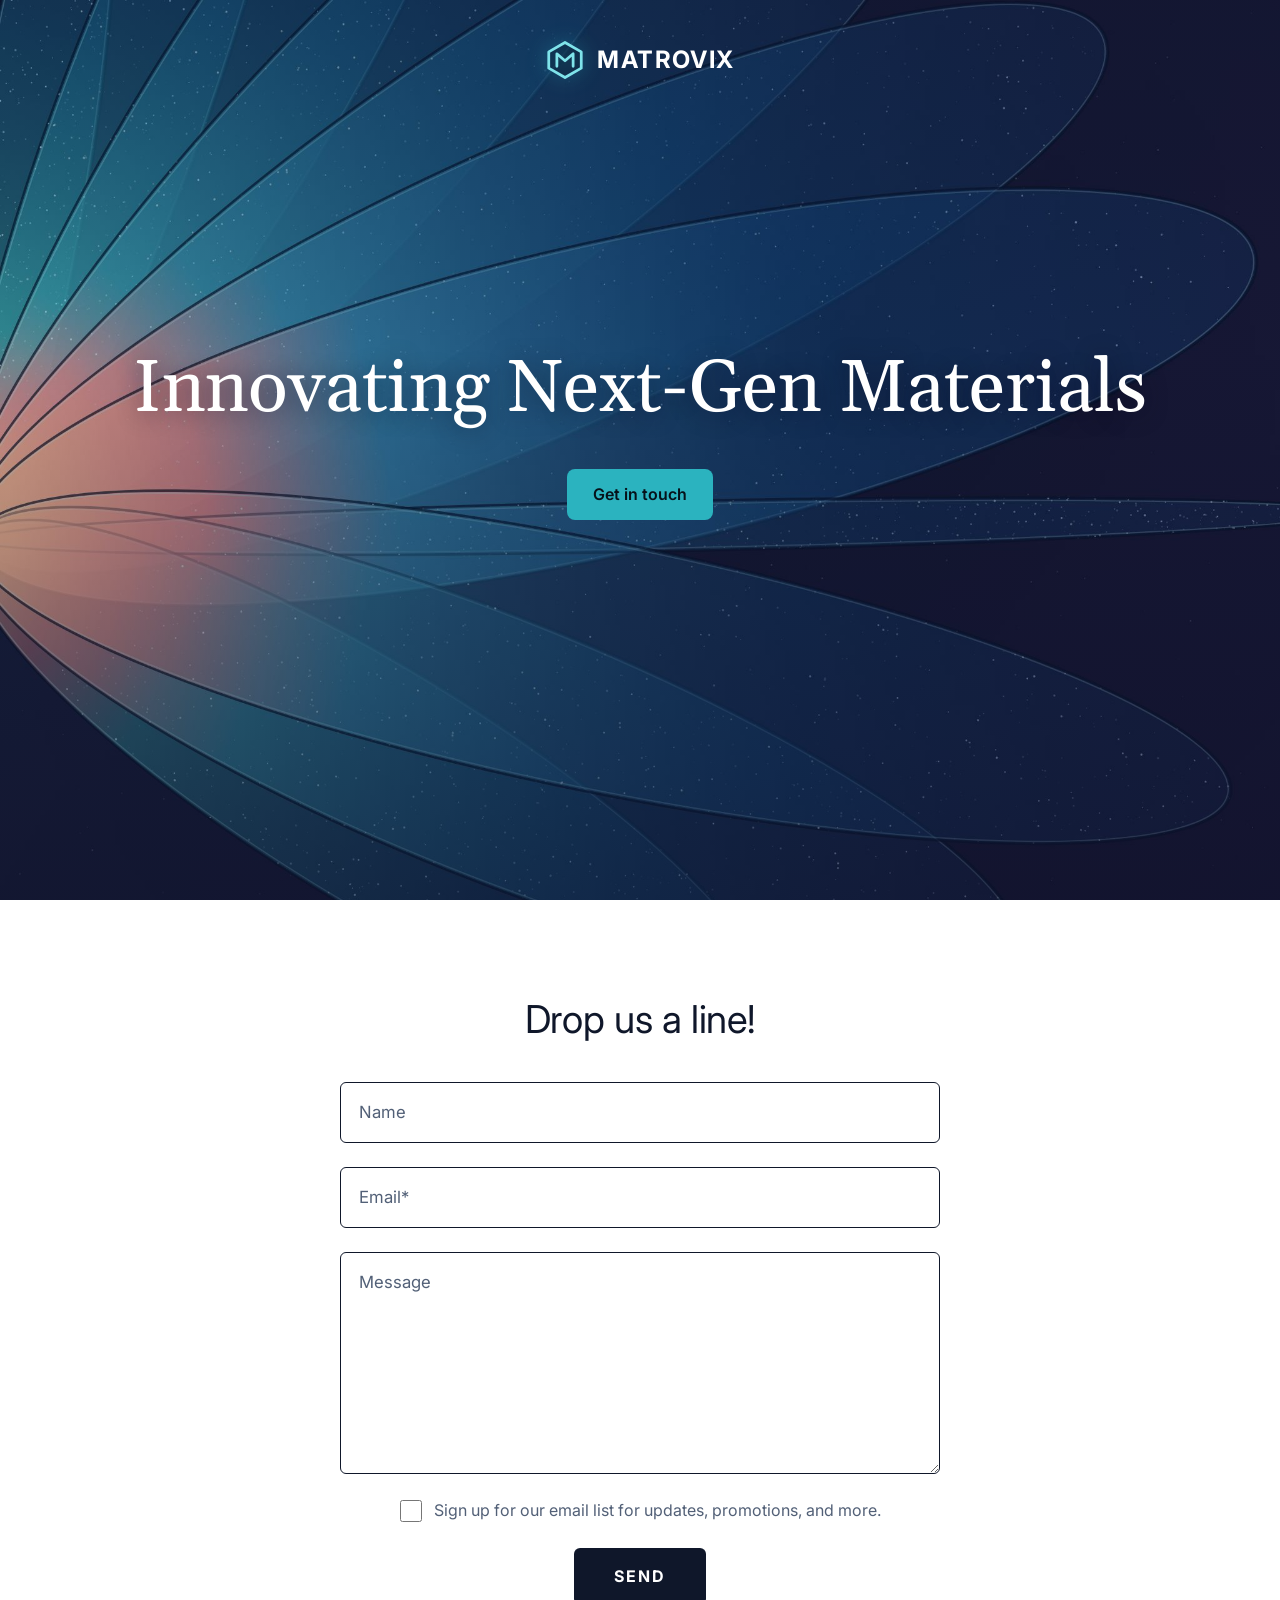
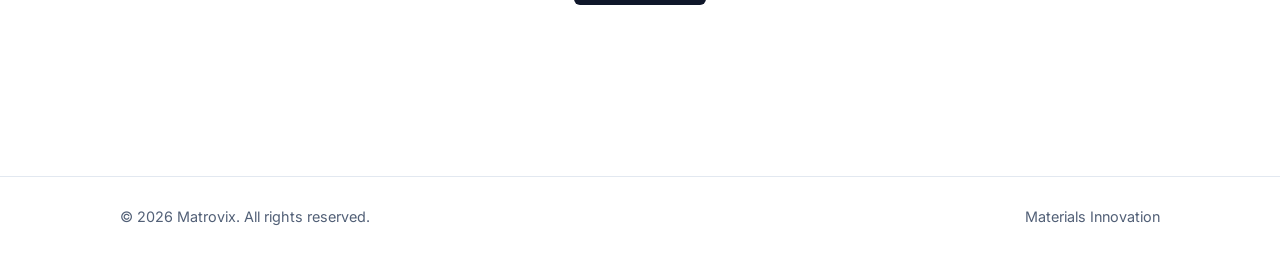
<file: index.html>
<!doctype html>
<html lang="en">
<head>
  <meta charset="utf-8">
  <meta name="viewport" content="width=device-width, initial-scale=1">
  <title>Matrovix — Innovating Next-Gen Materials</title>
  <meta name="description" content="Matrovix is a materials innovation company developing next-generation materials.">
  <link rel="icon" href="favicon.svg" type="image/svg+xml">
  <link rel="preconnect" href="https://fonts.googleapis.com">
  <link rel="preconnect" href="https://fonts.gstatic.com" crossorigin>
  <link href="https://fonts.googleapis.com/css2?family=Gelasio:wght@400;500&family=Inter:wght@400;600;700&display=swap" rel="stylesheet">
  <link rel="stylesheet" href="styles.css">
</head>
<body>
  <header class="hero">
    <a href="#" class="brand" aria-label="Matrovix home">
      <svg class="brand-mark" width="40" height="40" viewBox="0 0 32 32" aria-hidden="true">
        <path d="M16 2 29 9.5v13L16 30 3 22.5v-13Z" fill="rgba(10,14,35,.35)" stroke="currentColor" stroke-width="2.2" stroke-linejoin="round"/>
        <path d="M9.5 21V11l6.5 5.6 6.5-5.6v10" fill="none" stroke="currentColor" stroke-width="2.2" stroke-linejoin="round" stroke-linecap="round"/>
      </svg>
      <span>MATROVIX</span>
    </a>
    <div class="hero-inner">
      <h1>Innovating <span class="nowrap">Next-Gen</span> Materials</h1>
      <a href="#contact" class="btn">Get in touch</a>
    </div>
  </header>

  <main>
    <section id="contact" class="section contact-section">
      <div class="container contact">
        <h2>Drop us a line!</h2>

        <form id="contact-form" class="form" action="https://script.google.com/macros/s/AKfycbzUHQ6Y47sXUX_00PvGY1wl_eEakjNUy938khZNdtB7ZYdaIPm0Ey6ezwA_umNBuIWSJQ/exec" method="POST">
          <input type="text" name="_honey" class="hp" tabindex="-1" autocomplete="off">

          <input type="text" name="name" placeholder="Name" aria-label="Name" autocomplete="name">
          <input type="email" name="email" placeholder="Email*" aria-label="Email" required autocomplete="email">
          <textarea name="message" rows="7" placeholder="Message" aria-label="Message"></textarea>

          <label class="check">
            <input type="checkbox" name="email_list" value="Yes">
            <span>Sign up for our email list for updates, promotions, and more.</span>
          </label>

          <button type="submit" class="btn-send">Send</button>
          <p id="form-status" class="status" role="status" aria-live="polite"></p>
        </form>
      </div>
    </section>
  </main>

  <footer class="footer">
    <div class="container footer-inner">
      <span>© <span id="year">2026</span> Matrovix. All rights reserved.</span>
      <span>Materials Innovation</span>
    </div>
  </footer>

  <script>
    document.getElementById('year').textContent = new Date().getFullYear();

    const form = document.getElementById('contact-form');
    const status = document.getElementById('form-status');
    const thank = 'Thank you! Your message has been sent. We\'ll be in touch soon.';
    if (location.hash === '#thanks') {
      status.className = 'status ok';
      status.textContent = thank;
      document.getElementById('contact').scrollIntoView();
    }
    form.addEventListener('submit', async (e) => {
      e.preventDefault();
      const button = form.querySelector('button');
      button.disabled = true;
      status.className = 'status';
      status.textContent = 'Sending…';
      try {
        const res = await fetch(form.action, {
          method: 'POST',
          body: new URLSearchParams(new FormData(form))
        });
        const data = await res.json();
        if (!data.success) throw new Error(data.message);
        form.reset();
        status.className = 'status ok';
        status.textContent = thank;
      } catch (err) {
        console.error('Contact form error:', err);
        status.className = 'status err';
        status.textContent = 'Sorry, something went wrong. Please try again in a moment.';
      } finally {
        button.disabled = false;
      }
    });
  </script>
</body>
</html>
</file>
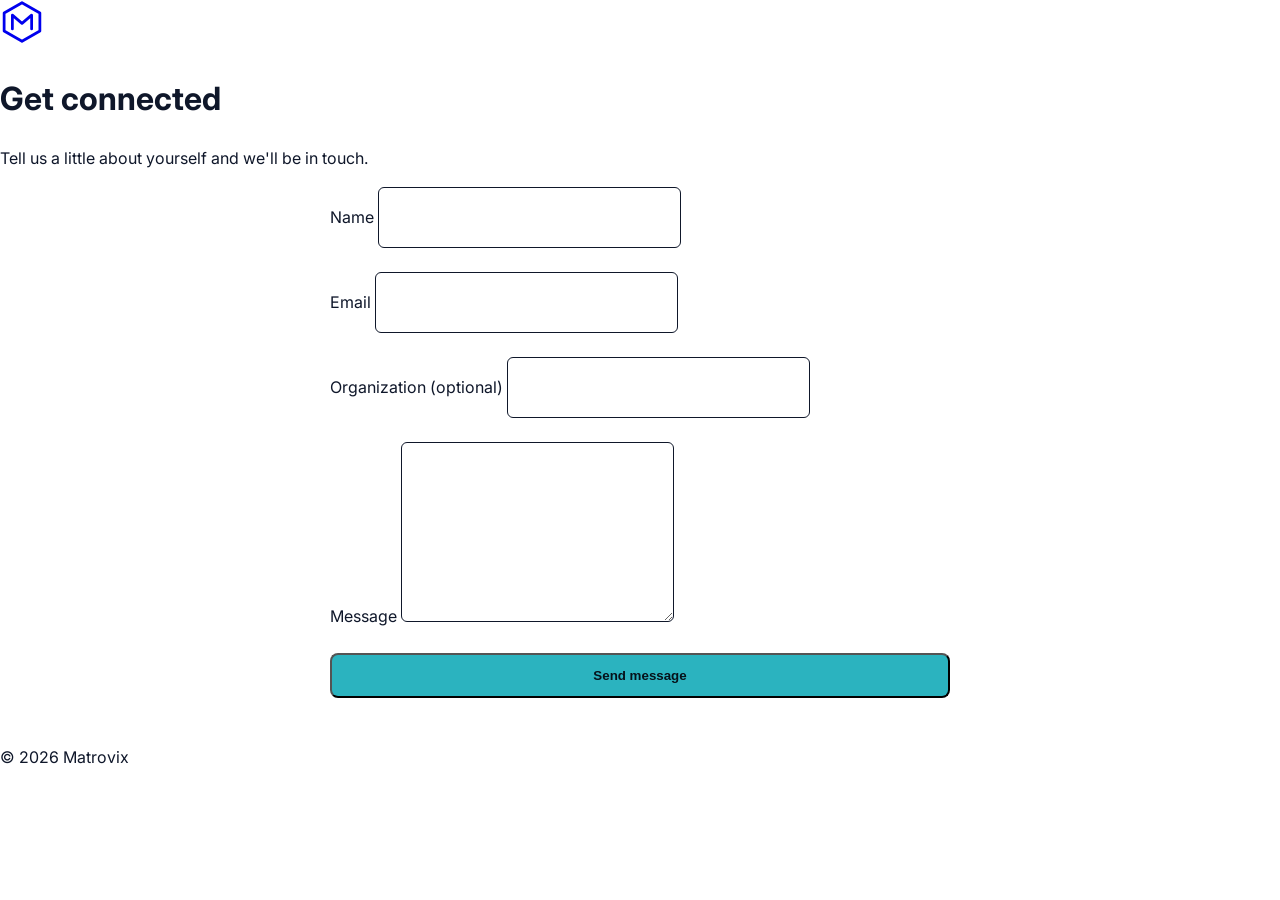
<file: connect.html>
<!doctype html>
<html lang="en">
<head>
  <meta charset="utf-8">
  <meta name="viewport" content="width=device-width, initial-scale=1">
  <title>Get Connected — Matrovix</title>
  <meta name="description" content="Get in touch with Matrovix.">
  <link rel="icon" href="favicon.svg" type="image/svg+xml">
  <link rel="preconnect" href="https://fonts.googleapis.com">
  <link rel="preconnect" href="https://fonts.gstatic.com" crossorigin>
  <link href="https://fonts.googleapis.com/css2?family=Inter:wght@400;600;700&display=swap" rel="stylesheet">
  <link rel="stylesheet" href="styles.css">
</head>
<body>
  <div class="lattice" aria-hidden="true"></div>
  <main class="center">
    <a href="./" class="home-link" aria-label="Back to Matrovix home">
      <svg class="mark" width="44" height="44" viewBox="0 0 32 32" aria-hidden="true">
        <path d="M16 2 29 9.5v13L16 30 3 22.5v-13Z" fill="none" stroke="currentColor" stroke-width="2" stroke-linejoin="round"/>
        <path d="M9 21V11l7 6 7-6v10" fill="none" stroke="currentColor" stroke-width="2" stroke-linejoin="round" stroke-linecap="round"/>
      </svg>
    </a>
    <h1 class="h1-small">Get connected</h1>
    <p class="soon">Tell us a little about yourself and we'll be in touch.</p>

    <form id="connect-form" class="form" action="https://api.web3forms.com/submit" method="POST">
      <input type="hidden" name="access_key" value="WEB3FORMS_ACCESS_KEY">
      <input type="hidden" name="subject" value="New connection request from matrovix.com">
      <input type="hidden" name="from_name" value="Matrovix website">
      <input type="checkbox" name="botcheck" class="hp" tabindex="-1" autocomplete="off">

      <label>Name
        <input type="text" name="name" required autocomplete="name">
      </label>
      <label>Email
        <input type="email" name="email" required autocomplete="email">
      </label>
      <label><span>Organization <span class="opt">(optional)</span></span>
        <input type="text" name="organization" autocomplete="organization">
      </label>
      <label>Message
        <textarea name="message" rows="5" required></textarea>
      </label>

      <button type="submit" class="btn">Send message</button>
      <p id="form-status" class="status" role="status" aria-live="polite"></p>
    </form>
  </main>
  <footer>© <span id="year">2026</span> Matrovix</footer>
  <script>
    document.getElementById('year').textContent = new Date().getFullYear();

    const form = document.getElementById('connect-form');
    const status = document.getElementById('form-status');
    form.addEventListener('submit', async (e) => {
      e.preventDefault();
      const button = form.querySelector('button');
      button.disabled = true;
      status.className = 'status';
      status.textContent = 'Sending…';
      try {
        const res = await fetch(form.action, {
          method: 'POST',
          headers: { 'Accept': 'application/json' },
          body: new FormData(form)
        });
        const data = await res.json();
        if (!data.success) throw new Error(data.message);
        form.reset();
        status.className = 'status ok';
        status.textContent = 'Thank you! Your message has been sent. We\'ll be in touch soon.';
      } catch (err) {
        status.className = 'status err';
        status.textContent = 'Sorry, something went wrong. Please try again in a moment.';
      } finally {
        button.disabled = false;
      }
    });
  </script>
</body>
</html>
</file>
<file: styles.css>
:root {
  --bg: #ffffff;
  --text: #0f172a;
  --muted: #526077;
  --border: #e2e8f0;
  --accent: #2bb3bf;
  --accent-ink: #06121a;
  --hero-bg: #1a1a38;
  --hero-text: #ffffff;
}

@media (prefers-color-scheme: dark) {
  :root {
    --bg: #0f1226;
    --text: #e6ecf5;
    --muted: #9aa8bd;
    --border: #232845;
  }
}

* { box-sizing: border-box; }
html { scroll-behavior: smooth; }
body {
  margin: 0;
  font-family: "Inter", system-ui, -apple-system, Segoe UI, Roboto, sans-serif;
  background: var(--bg);
  color: var(--text);
  line-height: 1.6;
}

.container { max-width: 1080px; margin: 0 auto; padding: 0 20px; }

/* Buttons */
.btn {
  display: inline-block; padding: 13px 26px; border-radius: 8px;
  background: var(--accent); color: var(--accent-ink); font-weight: 600; text-decoration: none;
  transition: transform .15s ease, filter .15s ease;
}
.btn:hover { transform: translateY(-1px); filter: brightness(1.08); }

/* Hero */
.hero {
  position: relative;
  min-height: 100vh;
  min-height: 100svh;
  display: flex;
  flex-direction: column;
  align-items: center;
  padding: 40px 16px;
  color: var(--hero-text);
  text-align: center;
  background:
    linear-gradient(180deg, rgba(14, 16, 40, .35) 0%, rgba(14, 16, 40, .15) 40%, rgba(14, 16, 40, .55) 100%),
    url("hero.jpg") left center / cover no-repeat,
    var(--hero-bg);
}
.brand {
  display: inline-flex;
  align-items: center;
  gap: 12px;
  color: inherit;
  text-decoration: none;
  font-weight: 700;
  font-size: 1.5rem;
  letter-spacing: .06em;
}
.hero-inner {
  flex: 1;
  display: flex;
  flex-direction: column;
  align-items: center;
  justify-content: center;
  gap: 36px;
  padding-bottom: 8vh;
}
.hero h1 {
  font-family: "Gelasio", Georgia, "Times New Roman", serif;
  font-weight: 400;
  font-size: clamp(2.4rem, 6vw, 4.6rem);
  line-height: 1.15;
  margin: 0;
  max-width: 14em;
  text-shadow: 0 2px 24px rgba(10, 12, 30, .45);
}

.brand-mark { color: #7fe3ea; flex: none; filter: drop-shadow(0 0 10px rgba(43, 179, 191, .45)); }

/* Contact */
.section { padding: 96px 0; }
.eyebrow { text-transform: uppercase; letter-spacing: .14em; font-size: .78rem; font-weight: 600; color: var(--accent); margin: 0 0 12px; }
h2 { font-size: clamp(1.7rem, 3.5vw, 2.4rem); line-height: 1.2; margin: 0 0 20px; letter-spacing: -.01em; }
.contact { text-align: center; max-width: 640px; }
.contact p:not(.eyebrow) { color: var(--muted); margin-bottom: 28px; }

/* Footer */
.footer { border-top: 1px solid var(--border); padding: 28px 0; color: var(--muted); font-size: .9rem; }
.footer-inner { display: flex; justify-content: space-between; gap: 12px; flex-wrap: wrap; }

@media (max-width: 720px) {
  .section { padding: 72px 0; }
}
.nowrap { white-space: nowrap; }

/* Contact form */
.contact-section h2 { font-weight: 400; font-size: clamp(1.8rem, 4vw, 2.4rem); margin-bottom: 40px; }
.form {
  max-width: 620px;
  margin: 0 auto;
  display: flex;
  flex-direction: column;
  gap: 24px;
  text-align: left;
}
.form input[type=text], .form input[type=email], .form textarea {
  font: inherit;
  font-size: 1.05rem;
  color: var(--text);
  background: var(--bg);
  border: 1.5px solid var(--text);
  border-radius: 6px;
  padding: 16px 18px;
}
.form ::placeholder { color: var(--muted); }
.form input:focus, .form textarea:focus { outline: none; border-color: var(--accent); box-shadow: 0 0 0 3px #2bb3bf44; }
.form textarea { resize: vertical; min-height: 180px; }
.check { display: flex; align-items: center; justify-content: center; gap: 12px; color: var(--muted); font-size: 1rem; cursor: pointer; }
.check input { width: 22px; height: 22px; flex: none; accent-color: var(--accent); margin: 0; }
.btn-send {
  align-self: center;
  background: var(--text);
  color: var(--bg);
  border: 0;
  border-radius: 6px;
  padding: 16px 40px;
  font: inherit;
  font-weight: 700;
  letter-spacing: .14em;
  text-transform: uppercase;
  cursor: pointer;
  transition: transform .15s ease, background .15s ease;
}
.btn-send:hover { transform: translateY(-1px); filter: brightness(1.25); }
.btn-send:disabled { opacity: .6; cursor: default; }
.hp { display: none; }
.status { text-align: center; min-height: 1.4em; margin: 0; color: var(--muted); }
.status.ok { color: #138a5a; }
.status.err { color: #c0392b; }
@media (prefers-color-scheme: dark) {
  .status.ok { color: #5fd3a0; }
  .status.err { color: #ff8a8a; }
}
</file>
